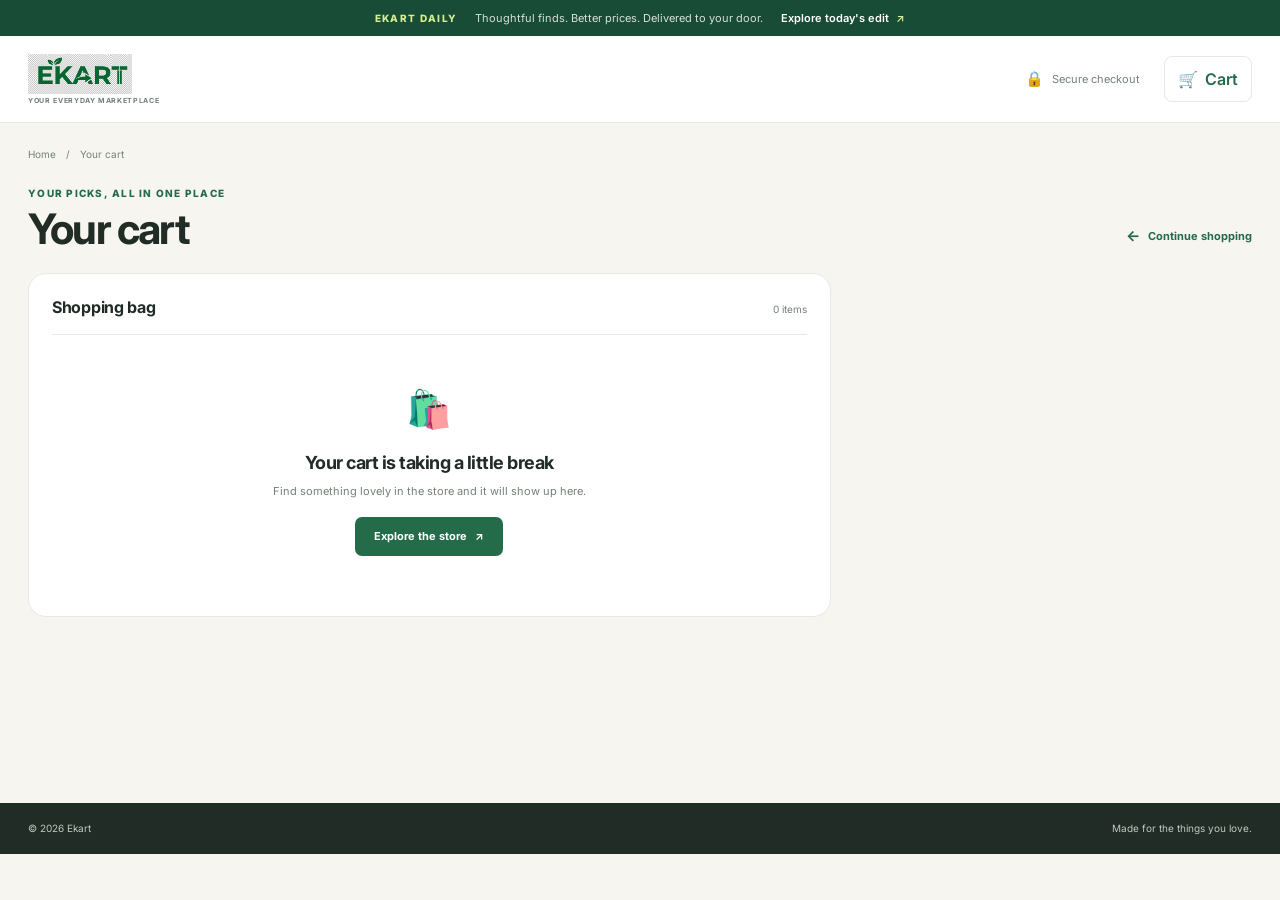
<file: cart.html>
<!DOCTYPE html>
<html lang="en">
<head>
    <meta charset="UTF-8">
    <meta name="viewport" content="width=device-width, initial-scale=1.0">
    <meta name="theme-color" content="#f6f5f0">
    <title>Your Cart | Ekart</title>
    <link rel="stylesheet" href="css/utilis.css">
    <link rel="stylesheet" href="css/style.css">
    <link rel="stylesheet" href="css/responsive.css">
    <link rel="preconnect" href="https://fonts.googleapis.com">
    <link rel="preconnect" href="https://fonts.gstatic.com" crossorigin>
    <link href="https://fonts.googleapis.com/css2?family=Inter:wght@400;500;600;700&display=swap" rel="stylesheet">
</head>
<body class="cart-page">
    <div class="announcement-bar">
        <span>EKART DAILY</span>
        <p>Thoughtful finds. Better prices. Delivered to your door.</p>
        <a href="index.html#deals">Explore today's edit <span aria-hidden="true">↗</span></a>
    </div>
    <header class="site-header">
        <div class="cart-topbar">
            <a class="brand" href="index.html" aria-label="Ekart home">
                <img src="EKART.png" alt="Ekart" class="brand-logo">
                <span class="brand-tagline">YOUR EVERYDAY MARKETPLACE</span>
            </a>
            <div class="cart-header-note"><span aria-hidden="true">🔒</span> Secure checkout</div>
            <a class="cart-btn" href="cart.html" aria-label="Cart">
                <span aria-hidden="true">🛒</span><span class="cart-label">Cart</span>
            </a>
        </div>
    </header>

    <main class="cart-main">
        <nav class="cart-breadcrumb" aria-label="Breadcrumb">
            <a href="index.html">Home</a><span aria-hidden="true">/</span><span aria-current="page">Your cart</span>
        </nav>
        <div class="cart-heading">
            <div>
                <p class="section-kicker">YOUR PICKS, ALL IN ONE PLACE</p>
                <h1>Your cart <span id="cart-item-count"></span></h1>
            </div>
            <a class="cart-continue-link" href="index.html#deals"><span aria-hidden="true">←</span> Continue shopping</a>
        </div>

        <div class="cart-layout">
            <section class="cart-items-panel" aria-label="Items in your cart">
                <div class="cart-panel-heading">
                    <h2>Shopping bag</h2>
                    <span id="cart-item-label"></span>
                </div>
                <div id="cart-items" class="cart-items"></div>
                <div id="cart-empty" class="cart-empty" hidden>
                    <div class="cart-empty-icon" aria-hidden="true">🛍️</div>
                    <h2>Your cart is taking a little break</h2>
                    <p>Find something lovely in the store and it will show up here.</p>
                    <a class="btn btn-primary" href="index.html#deals">Explore the store <span aria-hidden="true">↗</span></a>
                </div>
                <div id="cart-delivery-note" class="cart-delivery-note">
                    <span class="delivery-check" aria-hidden="true">✓</span>
                    <span>You're all set for <strong>free delivery</strong>.</span>
                </div>
            </section>

            <aside id="cart-summary" class="cart-summary" aria-label="Order summary">
                <h2>Order summary</h2>
                <p class="summary-caption">A little overview before checkout.</p>
                <div class="summary-lines">
                    <div><span>Subtotal</span><strong id="cart-subtotal">₹0</strong></div>
                    <div><span>Delivery</span><strong class="summary-free">FREE</strong></div>
                    <div><span>You save</span><strong id="cart-discount">—</strong></div>
                </div>
                <div class="summary-total"><span>Total</span><strong id="cart-total">₹0</strong></div>
                <p class="summary-tax-note">Inclusive of all applicable taxes</p>
                <a id="checkout-button" class="btn btn-primary checkout-button" href="checkout.html">
                    Continue to checkout <span aria-hidden="true">→</span>
                </a>
                <div class="summary-trust">
                    <span aria-hidden="true">🔒</span>
                    <p>Safe & secure checkout<br><small>Your payment details are always protected.</small></p>
                </div>
                <div class="payment-methods" aria-label="Accepted payment methods">
                    <span>UPI</span><span>VISA</span><span>RuPay</span><span>COD</span>
                </div>
            </aside>
        </div>
        <p id="cart-error" class="cart-error" role="alert" hidden></p>
    </main>

    <footer class="cart-footer">
        <span>© 2026 Ekart</span>
        <span>Made for the things you love.</span>
    </footer>
    <script src="js/cart-storage.js"></script>
    <script src="js/cart.js"></script>
</body>
</html>
</file>
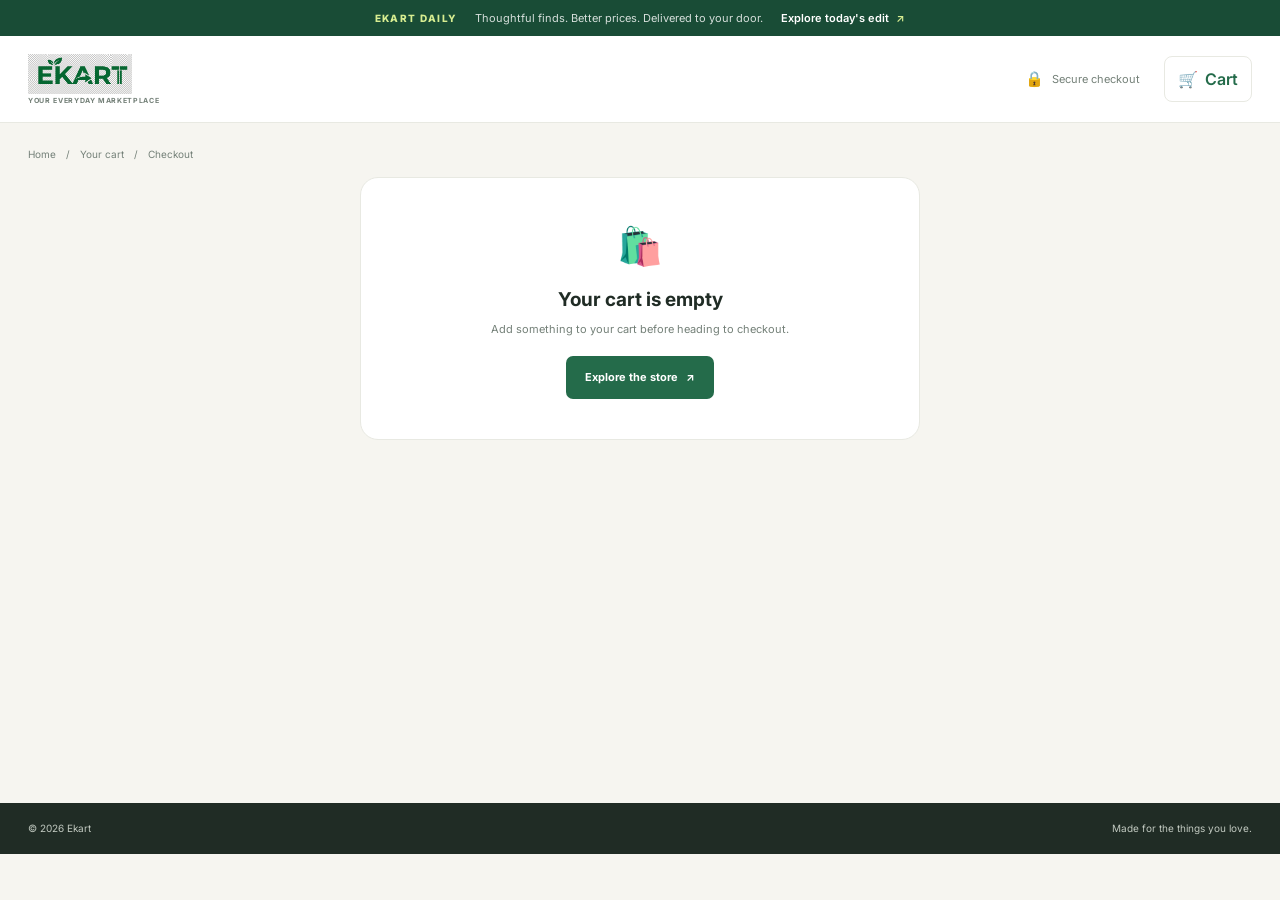
<file: checkout.html>
<!DOCTYPE html>
<html lang="en">
<head>
    <meta charset="UTF-8">
    <meta name="viewport" content="width=device-width, initial-scale=1.0">
    <meta name="theme-color" content="#f6f5f0">
    <title>Checkout | Ekart</title>
    <link rel="stylesheet" href="css/utilis.css">
    <link rel="stylesheet" href="css/style.css">
    <link rel="stylesheet" href="css/responsive.css">
    <link rel="preconnect" href="https://fonts.googleapis.com">
    <link rel="preconnect" href="https://fonts.gstatic.com" crossorigin>
    <link href="https://fonts.googleapis.com/css2?family=Inter:wght@400;500;600;700&display=swap" rel="stylesheet">
</head>
<body class="checkout-page">
    <div class="announcement-bar">
        <span>EKART DAILY</span>
        <p>Thoughtful finds. Better prices. Delivered to your door.</p>
        <a href="index.html#deals">Explore today's edit <span aria-hidden="true">↗</span></a>
    </div>
    <header class="site-header">
        <div class="cart-topbar">
            <a class="brand" href="index.html" aria-label="Ekart home">
                <img src="EKART.png" alt="Ekart" class="brand-logo">
                <span class="brand-tagline">YOUR EVERYDAY MARKETPLACE</span>
            </a>
            <div class="cart-header-note"><span aria-hidden="true">🔒</span> Secure checkout</div>
            <a class="cart-btn" href="cart.html" aria-label="Cart">
                <span aria-hidden="true">🛒</span><span class="cart-label">Cart</span>
            </a>
        </div>
    </header>

    <main class="checkout-main">
        <nav class="cart-breadcrumb" aria-label="Breadcrumb">
            <a href="index.html">Home</a><span aria-hidden="true">/</span>
            <a href="cart.html">Your cart</a><span aria-hidden="true">/</span>
            <span aria-current="page">Checkout</span>
        </nav>

        <ol class="checkout-progress" aria-label="Checkout progress">
            <li class="is-complete"><span>1</span> Cart</li>
            <li class="is-current" aria-current="step"><span>2</span> Delivery &amp; payment</li>
            <li><span>3</span> Confirmation</li>
        </ol>

        <div class="checkout-heading">
            <div>
                <p class="section-kicker">ALMOST YOURS</p>
                <h1>Checkout</h1>
                <p>Add your delivery details and choose how you'd like to pay.</p>
            </div>
            <a class="cart-continue-link" href="cart.html"><span aria-hidden="true">←</span> Back to cart</a>
        </div>

        <div id="checkout-empty" class="checkout-empty" hidden>
            <div class="cart-empty-icon" aria-hidden="true">🛍️</div>
            <h2>Your cart is empty</h2>
            <p>Add something to your cart before heading to checkout.</p>
            <a class="btn btn-primary" href="index.html#deals">Explore the store <span aria-hidden="true">↗</span></a>
        </div>

        <div id="checkout-layout" class="checkout-layout">
            <form id="checkout-form" class="checkout-form" novalidate>
                <section class="checkout-card" aria-labelledby="delivery-heading">
                    <div class="checkout-section-heading">
                        <span class="checkout-step-number">01</span>
                        <div>
                            <h2 id="delivery-heading">Delivery address</h2>
                            <p>Where should we bring your order?</p>
                        </div>
                    </div>
                    <div class="checkout-fields">
                        <label class="checkout-field checkout-field-wide">
                            <span>Full name</span>
                            <input name="fullName" type="text" autocomplete="name" placeholder="e.g. Aditi Sharma" required minlength="2" maxlength="80">
                            <small class="field-error" data-error-for="fullName"></small>
                        </label>
                        <label class="checkout-field">
                            <span>Mobile number</span>
                            <input name="phone" type="tel" autocomplete="tel" inputmode="numeric" placeholder="10-digit mobile number" required pattern="[6-9][0-9]{9}" maxlength="10">
                            <small class="field-error" data-error-for="phone"></small>
                        </label>
                        <label class="checkout-field">
                            <span>PIN code</span>
                            <input name="pincode" type="text" autocomplete="postal-code" inputmode="numeric" placeholder="6-digit PIN code" required pattern="[1-9][0-9]{5}" maxlength="6">
                            <small class="field-error" data-error-for="pincode"></small>
                        </label>
                        <label class="checkout-field checkout-field-wide">
                            <span>Flat, house no., building</span>
                            <input name="address" type="text" autocomplete="address-line1" placeholder="House / flat number and street" required minlength="5" maxlength="160">
                            <small class="field-error" data-error-for="address"></small>
                        </label>
                        <label class="checkout-field">
                            <span>City</span>
                            <input name="city" type="text" autocomplete="address-level2" placeholder="Your city" required minlength="2" maxlength="60">
                            <small class="field-error" data-error-for="city"></small>
                        </label>
                        <label class="checkout-field">
                            <span>State</span>
                            <input name="state" type="text" autocomplete="address-level1" placeholder="Your state" required minlength="2" maxlength="60">
                            <small class="field-error" data-error-for="state"></small>
                        </label>
                    </div>
                    <fieldset class="address-type">
                        <legend>Save address as</legend>
                        <label><input type="radio" name="addressType" value="Home" checked><span>Home</span></label>
                        <label><input type="radio" name="addressType" value="Work"><span>Work</span></label>
                    </fieldset>
                </section>

                <section class="checkout-card" aria-labelledby="payment-heading">
                    <div class="checkout-section-heading">
                        <span class="checkout-step-number">02</span>
                        <div>
                            <h2 id="payment-heading">Payment method</h2>
                            <p>Choose how you want to complete your demo order.</p>
                        </div>
                    </div>
                    <fieldset class="payment-options">
                        <legend class="visually-hidden">Choose a payment method</legend>
                        <label class="payment-option">
                            <input type="radio" name="paymentMethod" value="Cash on delivery" checked>
                            <span class="payment-option-icon" aria-hidden="true">₹</span>
                            <span class="payment-option-copy"><strong>Cash on delivery</strong><small>Pay when your order arrives</small></span>
                            <span class="payment-radio" aria-hidden="true"></span>
                        </label>
                        <label class="payment-option">
                            <input type="radio" name="paymentMethod" value="UPI at delivery">
                            <span class="payment-option-icon payment-option-upi" aria-hidden="true">UPI</span>
                            <span class="payment-option-copy"><strong>UPI at delivery</strong><small>Pay with your UPI app when it arrives</small></span>
                            <span class="payment-radio" aria-hidden="true"></span>
                        </label>
                    </fieldset>
                    <p class="checkout-demo-note"><span aria-hidden="true">ⓘ</span> This is a demo checkout. No payment details are collected or processed.</p>
                </section>

                <p id="checkout-error" class="cart-error checkout-error" role="alert" hidden></p>
                <button class="btn btn-primary place-order-button" type="submit">Place demo order <span aria-hidden="true">→</span></button>
                <p class="checkout-terms">Demo order only. No payment or real delivery is arranged.</p>
            </form>

            <aside id="checkout-summary" class="cart-summary checkout-summary" aria-label="Order summary">
                <div class="checkout-summary-heading">
                    <h2>Your order</h2>
                    <a href="cart.html">Edit cart</a>
                </div>
                <div id="checkout-items" class="checkout-items"></div>
                <div class="summary-lines">
                    <div><span>Subtotal</span><strong id="checkout-subtotal">₹0</strong></div>
                    <div><span>Delivery</span><strong class="summary-free">FREE</strong></div>
                    <div><span>You save</span><strong id="checkout-discount">—</strong></div>
                </div>
                <div class="summary-total"><span>Total</span><strong id="checkout-total">₹0</strong></div>
                <p class="summary-tax-note">Inclusive of all applicable taxes</p>
                <div class="summary-trust">
                    <span aria-hidden="true">🔒</span>
                    <p>Safe &amp; secure checkout<br><small>Your payment details are never stored.</small></p>
                </div>
            </aside>
        </div>

        <section id="order-confirmation" class="order-confirmation" aria-live="polite" hidden>
            <div class="confirmation-check" aria-hidden="true">✓</div>
            <p class="section-kicker">ORDER PLACED</p>
            <h2>Thanks for your order!</h2>
            <p class="confirmation-copy">Your demo order is confirmed. No payment was collected or processed.</p>
            <div class="confirmation-details">
                <div><span>Demo order number</span><strong id="confirmation-order-id"></strong></div>
                <div><span>Delivering to</span><strong id="confirmation-address"></strong></div>
                <div><span>Payment choice</span><strong id="confirmation-payment"></strong></div>
                <div><span>Order total</span><strong id="confirmation-total"></strong></div>
            </div>
            <a class="btn btn-primary" href="index.html">Continue shopping <span aria-hidden="true">↗</span></a>
        </section>
    </main>

    <footer class="cart-footer">
        <span>© 2026 Ekart</span>
        <span>Made for the things you love.</span>
    </footer>
    <script src="js/cart-storage.js"></script>
    <script src="js/checkout.js"></script>
</body>
</html>
</file>
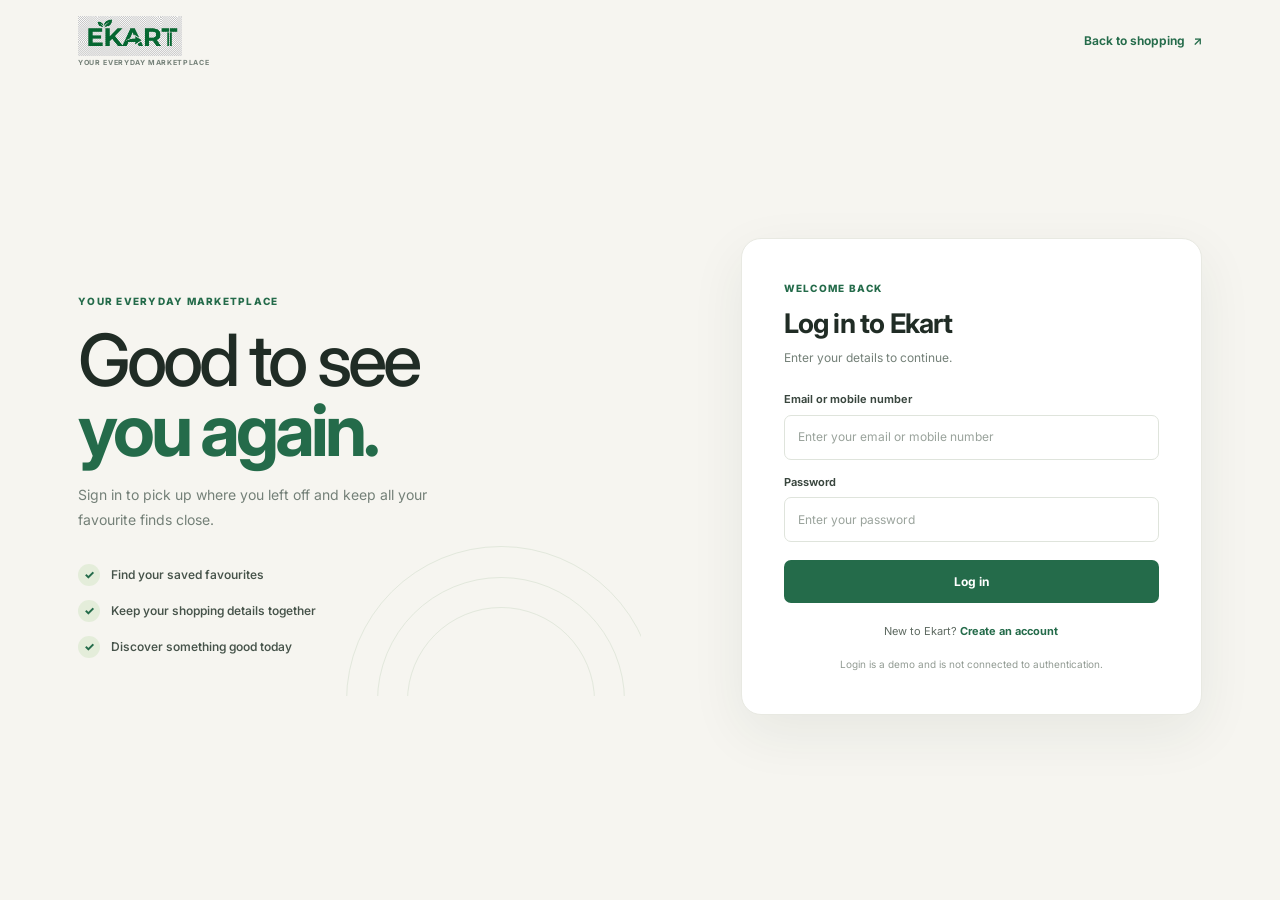
<file: login.html>
<!DOCTYPE html>
<html lang="en">
<head>
    <meta charset="UTF-8">
    <meta name="viewport" content="width=device-width, initial-scale=1.0">
    <meta name="theme-color" content="#f6f5f0">
    <title>Log in | Ekart</title>
    <link rel="stylesheet" href="css/utilis.css">
    <link rel="stylesheet" href="css/style.css">
    <link rel="stylesheet" href="css/responsive.css">
    <link rel="preconnect" href="https://fonts.googleapis.com">
    <link rel="preconnect" href="https://fonts.gstatic.com" crossorigin>
    <link href="https://fonts.googleapis.com/css2?family=Inter:wght@400;500;600;700&display=swap" rel="stylesheet">
</head>
<body class="signup-page">
    <header class="signup-header">
        <a class="brand" href="index.html" aria-label="Ekart home">
            <img src="EKART.png" alt="Ekart" class="brand-logo">
            <span class="brand-tagline">YOUR EVERYDAY MARKETPLACE</span>
        </a>
        <a class="signup-back-link" href="index.html">Back to shopping <span aria-hidden="true">↗</span></a>
    </header>

    <main class="signup-main">
        <section class="signup-promo" aria-label="Welcome back to Ekart">
            <p class="section-kicker">YOUR EVERYDAY MARKETPLACE</p>
            <h1>Good to see<br><strong>you again.</strong></h1>
            <p class="signup-promo-copy">Sign in to pick up where you left off and keep all your favourite finds close.</p>
            <div class="signup-perks">
                <p><span aria-hidden="true">✓</span> Find your saved favourites</p>
                <p><span aria-hidden="true">✓</span> Keep your shopping details together</p>
                <p><span aria-hidden="true">✓</span> Discover something good today</p>
            </div>
            <div class="signup-promo-orbit" aria-hidden="true"></div>
        </section>

        <section class="signup-card" aria-labelledby="login-heading">
            <p class="section-kicker">WELCOME BACK</p>
            <h2 id="login-heading">Log in to Ekart</h2>
            <p class="signup-intro">Enter your details to continue.</p>

            <form id="login-form" class="signup-form">
                <label class="signup-field" for="login-username">
                    <span>Email or mobile number</span>
                    <input id="login-username" name="username" type="text" placeholder="Enter your email or mobile number" autocomplete="username" required>
                </label>
                <label class="signup-field" for="login-password">
                    <span>Password</span>
                    <input id="login-password" name="password" type="password" placeholder="Enter your password" autocomplete="current-password" required>
                </label>
                <button class="btn btn-primary signup-submit" type="submit">Log in</button>
                <p id="login-message" class="signup-message" role="status" aria-live="polite"></p>
            </form>

            <p class="signup-login">New to Ekart? <a href="signup.html">Create an account</a></p>
            <p class="signup-demo-note">Login is a demo and is not connected to authentication.</p>
        </section>
    </main>

    <script src="js/login.js"></script>
</body>
</html>
</file>
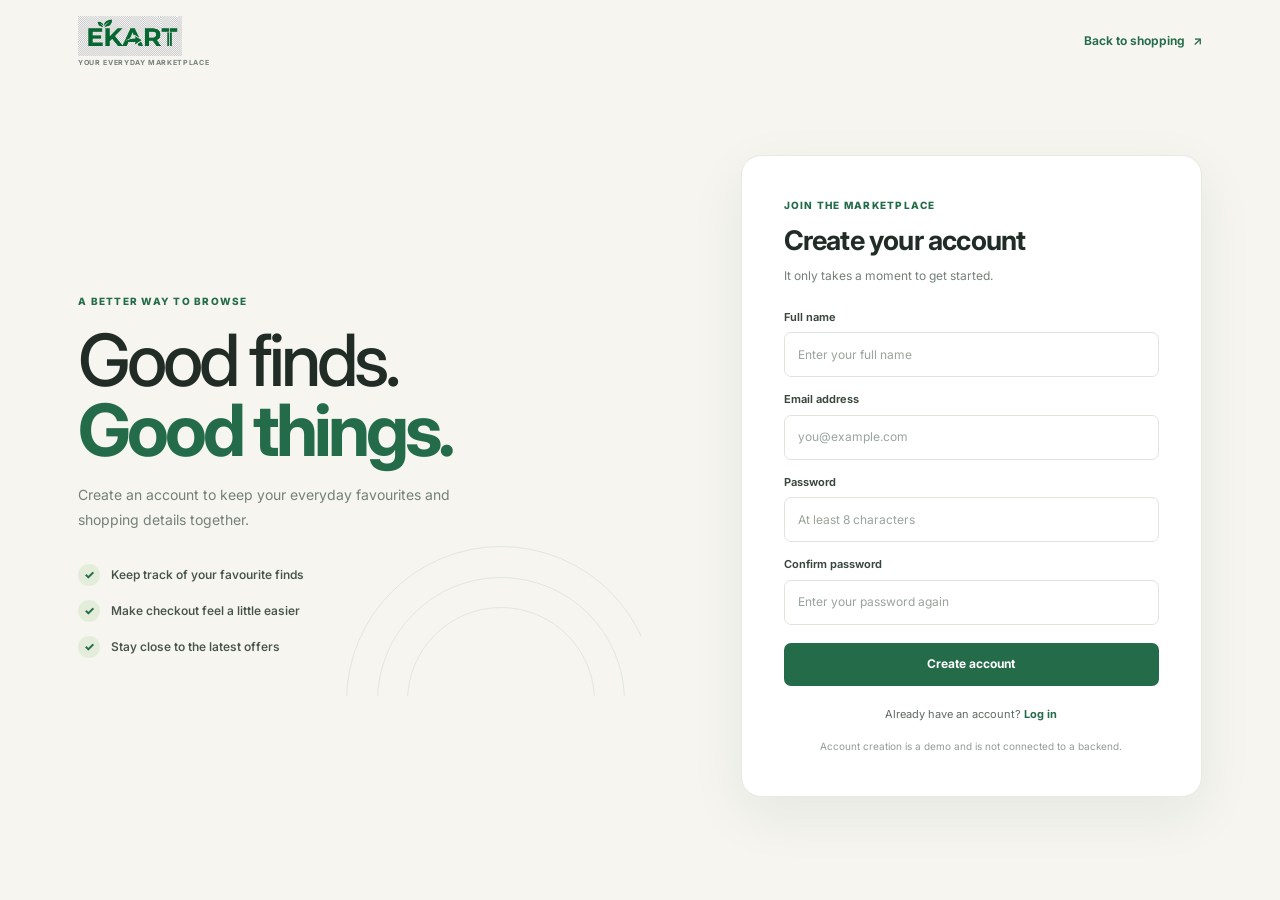
<file: signup.html>
<!DOCTYPE html>
<html lang="en">
<head>
    <meta charset="UTF-8">
    <meta name="viewport" content="width=device-width, initial-scale=1.0">
    <meta name="theme-color" content="#f6f5f0">
    <title>Create your account | Ekart</title>
    <link rel="stylesheet" href="css/utilis.css">
    <link rel="stylesheet" href="css/style.css">
    <link rel="stylesheet" href="css/responsive.css">
    <link rel="preconnect" href="https://fonts.googleapis.com">
    <link rel="preconnect" href="https://fonts.gstatic.com" crossorigin>
    <link href="https://fonts.googleapis.com/css2?family=Inter:wght@400;500;600;700&display=swap" rel="stylesheet">
</head>
<body class="signup-page">
    <header class="signup-header">
        <a class="brand" href="index.html" aria-label="Ekart home">
            <img src="EKART.png" alt="Ekart" class="brand-logo">
            <span class="brand-tagline">YOUR EVERYDAY MARKETPLACE</span>
        </a>
        <a class="signup-back-link" href="index.html">Back to shopping <span aria-hidden="true">↗</span></a>
    </header>

    <main class="signup-main">
        <section class="signup-promo" aria-label="Why shop with Ekart">
            <p class="section-kicker">A BETTER WAY TO BROWSE</p>
            <h1>Good finds.<br><strong>Good things.</strong></h1>
            <p class="signup-promo-copy">Create an account to keep your everyday favourites and shopping details together.</p>
            <div class="signup-perks">
                <p><span aria-hidden="true">✓</span> Keep track of your favourite finds</p>
                <p><span aria-hidden="true">✓</span> Make checkout feel a little easier</p>
                <p><span aria-hidden="true">✓</span> Stay close to the latest offers</p>
            </div>
            <div class="signup-promo-orbit" aria-hidden="true"></div>
        </section>

        <section class="signup-card" aria-labelledby="signup-heading">
            <p class="section-kicker">JOIN THE MARKETPLACE</p>
            <h2 id="signup-heading">Create your account</h2>
            <p class="signup-intro">It only takes a moment to get started.</p>

            <form id="signup-form" class="signup-form">
                <label class="signup-field" for="signup-name">
                    <span>Full name</span>
                    <input id="signup-name" name="name" type="text" placeholder="Enter your full name" autocomplete="name" required>
                </label>
                <label class="signup-field" for="signup-email">
                    <span>Email address</span>
                    <input id="signup-email" name="email" type="email" placeholder="you@example.com" autocomplete="email" required>
                </label>
                <label class="signup-field" for="signup-password">
                    <span>Password</span>
                    <input id="signup-password" name="password" type="password" placeholder="At least 8 characters" autocomplete="new-password" minlength="8" required>
                </label>
                <label class="signup-field" for="signup-confirm-password">
                    <span>Confirm password</span>
                    <input id="signup-confirm-password" name="confirmPassword" type="password" placeholder="Enter your password again" autocomplete="new-password" required>
                </label>
                <button class="btn btn-primary signup-submit" type="submit">Create account</button>
                <p id="signup-message" class="signup-message" role="status" aria-live="polite"></p>
            </form>

            <p class="signup-login">Already have an account? <a href="login.html">Log in</a></p>
            <p class="signup-demo-note">Account creation is a demo and is not connected to a backend.</p>
        </section>
    </main>

    <script src="js/signup.js"></script>
</body>
</html>
</file>
<file: css/utilis.css>
﻿/* Utility classes for the Flipkart clone project */

.text-center {
    text-align: center;
}

.mb-24 {
    margin-bottom: 24px;
}

.mt-24 {
    margin-top: 24px;
}

.hidden {
    display: none;
}
</file>
<file: css/style.css>
:root {
    --ink: #202c25;
    --muted: #748078;
    --paper: #f6f5f0;
    --surface: #fff;
    --line: #e8e9e2;
    --green: #246b4a;
    --green-dark: #194c36;
    --lime: #d7ed91;
    --orange: #e8784c;
    --radius: 18px;
}

* { box-sizing: border-box; margin: 0; padding: 0; }
html { scroll-behavior: smooth; }
body {
    min-width: 320px;
    background: var(--paper);
    color: var(--ink);
    font: 14px/1.5 'Inter', sans-serif;
}
button, input { font: inherit; }
button, a { -webkit-tap-highlight-color: transparent; }
a { color: inherit; text-decoration: none; }
button { color: inherit; }

.announcement-bar {
    min-height: 36px;
    display: flex;
    align-items: center;
    justify-content: center;
    gap: 18px;
    padding: 6px 20px;
    background: var(--green-dark);
    color: #fff;
    font-size: 11px;
}
.announcement-bar > span { color: var(--lime); font-size: 10px; font-weight: 800; letter-spacing: 1.3px; }
.announcement-bar p { color: rgba(255,255,255,.82); }
.announcement-bar a { font-weight: 600; }
.announcement-bar a span { margin-left: 4px; color: var(--lime); }

.site-header {
    position: relative;
    z-index: 5;
    background: var(--surface);
    border-bottom: 1px solid var(--line);
}
.topbar {
    min-height: 86px;
    display: flex;
    align-items: center;
    gap: clamp(18px, 3vw, 44px);
    max-width: 1320px;
    margin: auto;
    padding: 14px 28px;
}
.brand {
    flex: 0 0 148px;
    display: flex;
    flex-direction: column;
    align-items: flex-start;
    gap: 3px;
    line-height: 1;
}
.brand-logo { width: 104px; height: auto; }
.brand-tagline { color: var(--muted); font-size: 7px; font-weight: 700; letter-spacing: .65px; white-space: nowrap; }
.search-bar {
    height: 46px;
    flex: 1;
    max-width: 590px;
    display: flex;
    align-items: center;
    background: #f4f5f1;
    border: 1px solid transparent;
    border-radius: 9px;
    transition: border-color .2s, background .2s;
}
.search-bar:focus-within { background: #fff; border-color: #a5c1ae; }
.search-icon { padding-left: 15px; color: var(--green); font-size: 23px; line-height: 1; }
.search-bar input { min-width: 0; height: 100%; flex: 1; padding: 0 12px; border: 0; outline: 0; background: transparent; font-size: 12px; }
.search-bar input::placeholder { color: #8a928b; }
.search-bar button {
    height: 34px;
    margin-right: 5px;
    padding: 0 15px;
    border: 0;
    border-radius: 6px;
    background: var(--green);
    color: #fff;
    font-size: 11px;
    font-weight: 700;
    cursor: pointer;
}
.top-actions { margin-left: auto; display: flex; align-items: center; gap: 22px; white-space: nowrap; }
.text-btn, .cart-btn { border: 0; background: transparent; font-size: 12px; font-weight: 600; cursor: pointer; }
.top-actions .text-btn:first-child { padding: 10px 18px; border: 1px solid var(--line); border-radius: 7px; }
.text-btn:hover, .cart-btn:hover { color: var(--green); }
.cart-btn { display: flex; align-items: center; gap: 7px; }
.cart-btn span { font-size: 16px; }

.main-nav {
    min-height: 45px;
    display: flex;
    align-items: stretch;
    justify-content: center;
    gap: clamp(22px, 3.2vw, 46px);
    overflow-x: auto;
    padding: 0 24px;
    border-top: 1px solid #f1f1ec;
    scrollbar-width: none;
}
.main-nav::-webkit-scrollbar { display: none; }
.nav-chip {
    position: relative;
    flex: 0 0 auto;
    border: 0;
    background: transparent;
    color: #657068;
    font-size: 11px;
    font-weight: 600;
    cursor: pointer;
}
.nav-chip:hover, .nav-chip.active { color: var(--green); }
.nav-chip.active::after { position: absolute; right: 0; bottom: 0; left: 0; height: 2px; background: var(--green); content: ''; }

main { max-width: 1320px; margin: auto; padding: 26px 28px 44px; }
.category-strip {
    display: grid;
    grid-template-columns: repeat(6, 1fr);
    min-height: 124px;
    margin-bottom: 22px;
    overflow: hidden;
    border: 1px solid var(--line);
    border-radius: var(--radius);
    background: var(--surface);
}
.category-card {
    display: flex;
    flex-direction: column;
    justify-content: center;
    align-items: center;
    gap: 8px;
    color: #39463e;
    cursor: pointer;
    font-size: 11px;
    font-weight: 600;
    text-align: center;
    transition: color .2s, background .2s;
}
.category-card:hover { background: #f7f9f4; color: var(--green); }
.category-card img { width: 49px; height: 49px; object-fit: contain; }

.hero-section {
    min-height: 354px;
    display: grid;
    grid-template-columns: 1.12fr .88fr;
    overflow: hidden;
    margin-bottom: 30px;
    border-radius: 24px;
    background: #e9eee4;
}
.hero-copy { align-self: center; padding: 48px clamp(30px, 6.5vw, 86px); }
.eyebrow, .section-kicker { color: var(--green); font-size: 10px; font-weight: 800; letter-spacing: 1.25px; }
.hero-copy h1 { margin: 13px 0 13px; font-size: clamp(40px, 5.2vw, 68px); font-weight: 500; line-height: .99; letter-spacing: -3.5px; }
.hero-copy h1 strong { color: var(--green); font-weight: 700; }
.hero-copy p { max-width: 420px; color: #657068; font-size: 13px; line-height: 1.75; }
.hero-actions { display: flex; flex-wrap: wrap; gap: 10px; margin-top: 25px; }
.btn { min-height: 43px; display: inline-flex; align-items: center; justify-content: center; gap: 8px; padding: 0 19px; border-radius: 7px; font-size: 11px; font-weight: 700; }
.btn-primary { background: var(--green); color: #fff; transition: background .2s, transform .2s; }
.btn-primary:hover { transform: translateY(-1px); background: var(--green-dark); }
.btn-outline { border: 1px solid #cbd4c8; background: rgba(255,255,255,.6); color: var(--ink); }
.hero-banner {
    position: relative;
    overflow: hidden;
    display: flex;
    flex-direction: column;
    justify-content: center;
    padding: 42px clamp(28px, 5vw, 68px);
    background: var(--green);
    color: #fff;
}
.hero-banner::before, .hero-banner::after { position: absolute; border: 1px solid rgba(255,255,255,.15); border-radius: 50%; content: ''; }
.hero-banner::before { width: 390px; height: 390px; right: -135px; top: -156px; }
.hero-banner::after { width: 290px; height: 290px; right: -81px; top: -105px; }
.banner-note { position: relative; z-index: 1; color: var(--lime); font-size: 9px; font-weight: 800; letter-spacing: 1.2px; }
.sale-label { position: relative; z-index: 1; margin-top: 13px; font-size: 30px; line-height: 1.05; }
.sale-label strong { color: var(--lime); font-size: clamp(34px, 4vw, 50px); }
.sale-offer { position: relative; z-index: 1; display: flex; align-items: center; gap: 9px; margin: 16px 0 7px; }
.sale-offer span { font-size: 10px; font-weight: 700; letter-spacing: .6px; }
.sale-offer b { font-size: 66px; line-height: .82; letter-spacing: -4px; }
.hero-banner > p { position: relative; z-index: 1; max-width: 250px; color: rgba(255,255,255,.78); font-size: 11px; }
.banner-badges { position: relative; z-index: 1; display: flex; flex-wrap: wrap; gap: 7px; margin-top: 17px; }
.banner-badges span { padding: 6px 9px; border: 1px solid rgba(255,255,255,.27); border-radius: 30px; color: #fff; font-size: 9px; }

.product-section { margin-bottom: 30px; padding: 24px; border: 1px solid var(--line); border-radius: var(--radius); background: var(--surface); }
.section-header { display: flex; align-items: center; justify-content: space-between; gap: 16px; margin-bottom: 20px; }
.section-header h2 { margin: 5px 0 3px; font-size: 22px; font-weight: 650; letter-spacing: -.7px; }
.section-header p:not(.section-kicker) { color: var(--muted); font-size: 11px; }
.link-secondary { flex: 0 0 auto; display: inline-flex; align-items: center; padding: 9px 13px; border: 1px solid var(--line); border-radius: 7px; background: #fff; color: var(--green); font-size: 10px; font-weight: 700; transition: background .2s; }
.link-secondary:hover { background: #f4f7f1; }
.link-secondary span { margin-left: 6px; font-size: 15px; }
.grid-cards { display: grid; grid-template-columns: repeat(4, minmax(0, 1fr)); gap: 14px; }
.product-card {
    position: relative;
    display: flex;
    flex-direction: column;
    min-width: 0;
    overflow: hidden;
    border: 1px solid #eceee8;
    border-radius: 12px;
    background: #fff;
    cursor: pointer;
    transition: transform .2s, border-color .2s, box-shadow .2s;
}
.product-card:hover { z-index: 1; transform: translateY(-3px); border-color: #d4ded2; box-shadow: 0 10px 26px rgba(31,56,39,.09); }
.product-card > img { width: 100%; aspect-ratio: 1.2/1; object-fit: contain; padding: 16px; background: #f8f8f5; }
.offer-pill { position: absolute; top: 10px; left: 10px; z-index: 2; padding: 5px 8px; border-radius: 4px; background: var(--lime); color: #34472d; font-size: 9px; font-weight: 800; }
.card-content { display: flex; flex: 1; flex-direction: column; gap: 5px; padding: 12px 13px 14px; }
.card-category { color: var(--muted); font-size: 9px; font-weight: 600; letter-spacing: .3px; text-transform: uppercase; }
.card-content h3 { overflow: hidden; font-size: 12px; font-weight: 650; line-height: 1.4; white-space: nowrap; text-overflow: ellipsis; }
.price-row { display: flex; align-items: center; gap: 8px; margin-top: auto; padding-top: 7px; }
.price { font-size: 15px; font-weight: 750; }
.discount { color: var(--green); font-size: 10px; font-weight: 700; }
.card-meta { overflow: hidden; color: var(--muted); font-size: 10px; white-space: nowrap; text-overflow: ellipsis; }
.search-empty-state { margin: -15px 0 28px; padding: 25px; border: 1px dashed #d9ded5; border-radius: 12px; color: var(--muted); text-align: center; }

.feature-banner { display: grid; grid-template-columns: 1.2fr .8fr; gap: 16px; margin-bottom: 30px; }
.feature-card { min-height: 190px; padding: 28px 32px; border-radius: var(--radius); }
.feature-card h2 { margin: 6px 0 8px; font-size: 25px; letter-spacing: -.8px; }
.plus-card { border: 1px solid #e9e4d5; background: #f1eddf; }
.plus-card > p:not(.section-kicker) { max-width: 420px; color: #68685d; font-size: 12px; }
.plus-card .link-secondary { display: inline-flex; margin-top: 16px; }
.bank-card { position: relative; overflow: hidden; background: #e5efcf; color: var(--ink); }
.bank-card::after { position: absolute; right: 22px; bottom: -55px; color: rgba(36,107,74,.12); content: '₹'; font-size: 170px; font-weight: 700; }
.bank-card h2 { color: var(--green-dark); font-size: 29px; }
.bank-card > span { display: block; color: #657068; font-size: 11px; }
.btn-light { position: relative; z-index: 1; min-height: 35px; margin-top: 16px; padding: 0 14px; background: var(--green); color: #fff; font-size: 10px; }

.footer { padding: 38px max(28px, calc((100% - 1264px) / 2)); background: #202c25; color: #fff; }
.footer-grid { display: grid; grid-template-columns: repeat(3, 1fr) 1.7fr; gap: 32px; padding-bottom: 27px; border-bottom: 1px solid rgba(255,255,255,.16); }
.footer h3 { margin-bottom: 10px; color: #aab5a9; font-size: 9px; font-weight: 700; letter-spacing: 1px; }
.footer a, .footer p { display: block; color: rgba(255,255,255,.86); font-size: 10px; line-height: 2; }
.footer a:hover { color: var(--lime); }
.footer-address { padding-left: 26px; border-left: 1px solid rgba(255,255,255,.16); }
.footer-bottom { display: flex; justify-content: space-between; gap: 20px; padding-top: 16px; color: #c1c9c0; font-size: 10px; }

.interactive-panel {
    position: fixed;
    z-index: 30;
    top: 50%;
    left: 50%;
    width: min(430px, calc(100vw - 32px));
    max-height: min(80vh, 600px);
    overflow: auto;
    transform: translate(-50%, -50%);
    padding: 30px;
    border: 1px solid var(--line);
    border-radius: 18px;
    background: #fff;
    box-shadow: 0 20px 70px rgba(15,23,42,.24);
}
.interactive-panel::before { position: fixed; z-index: -1; inset: 0; background: rgba(24,39,30,.48); content: ''; }
.interactive-panel h2 { margin-bottom: 12px; }
.interactive-panel p { color: var(--muted); line-height: 1.5; }
.panel-close { position: absolute; top: 12px; right: 14px; border: 0; background: transparent; color: #4b554d; font-size: 1.8rem; cursor: pointer; }
.interactive-panel ul { display: grid; gap: 12px; margin-top: 20px; list-style: none; }
.interactive-panel li { display: flex; justify-content: space-between; gap: 16px; padding-bottom: 12px; border-bottom: 1px solid var(--line); }

.product-detail { width: min(760px, calc(100vw - 32px)); display: grid; grid-template-columns: minmax(180px, .85fr) 1.15fr; gap: 28px; }
.product-detail-image { width: 100%; aspect-ratio: 1; object-fit: cover; border-radius: 12px; background: #f3f4f0; }
.product-detail-category { margin-bottom: 8px; color: var(--green) !important; font-weight: 700; }
.product-detail-price { margin: 14px 0 8px; color: var(--ink) !important; font-size: 1.6rem; }
.product-detail-discount { color: var(--green) !important; font-weight: 700; }
.product-detail-meta { margin-top: 14px; padding-top: 14px; border-top: 1px solid var(--line); }
.detail-add-button { width: 100%; margin-top: 22px; border: 0; cursor: pointer; }
.site-toast { position: fixed; right: 24px; bottom: 24px; z-index: 40; max-width: min(360px, calc(100vw - 48px)); padding: 14px 18px; border-radius: 10px; background: var(--ink); color: #fff; box-shadow: 0 12px 30px rgba(0,0,0,.2); opacity: 0; transform: translateY(12px); pointer-events: none; transition: opacity .2s, transform .2s; }
.site-toast.is-visible { opacity: 1; transform: translateY(0); }
.product-card:focus-visible, .category-card:focus-visible, button:focus-visible, a:focus-visible { outline: 3px solid #9bbd72; outline-offset: 3px; }

@media (max-width: 900px) {
    .topbar { gap: 16px; padding-right: 20px; padding-left: 20px; }
    .brand { flex-basis: 124px; }
    .top-actions { gap: 14px; }
    .main-nav { justify-content: flex-start; }
    main { padding-right: 20px; padding-left: 20px; }
    .category-strip { grid-template-columns: repeat(3, 1fr); }
    .category-card { min-height: 104px; }
    .hero-section, .feature-banner { grid-template-columns: 1fr; }
    .hero-copy { padding: 42px 8%; }
    .hero-banner { min-height: 270px; }
    .footer-grid { grid-template-columns: repeat(2, 1fr); }
    .footer-address { padding: 0; border: 0; }
}

@media (max-width: 700px) and (min-width: 601px) {
    .topbar { gap: 10px; padding-right: 14px; padding-left: 14px; }
    .brand { flex-basis: 108px; }
    .top-actions { gap: 9px; }
    .top-actions .text-btn:first-child { padding: 8px 10px; }
}

@media (max-width: 600px) {
    .announcement-bar { gap: 8px; min-height: 34px; padding: 6px 10px; font-size: 9px; }
    .announcement-bar > span { font-size: 8px; }
    .announcement-bar p { display: none; }
    .topbar { flex-wrap: wrap; gap: 12px; padding: 13px 16px; }
    .brand { flex-basis: auto; }
    .brand-logo { width: 95px; }
    .brand-tagline { font-size: 6px; }
    .top-actions { margin-left: auto; gap: 14px; }
    .top-actions .text-btn:nth-child(2) { display: none; }
    .top-actions .text-btn:first-child { padding: 8px 12px; }
    .cart-btn { font-size: 0; }
    .cart-btn span { font-size: 17px; }
    .search-bar { order: 3; flex-basis: 100%; max-width: none; }
    .main-nav { gap: 23px; min-height: 42px; padding: 0 16px; }
    main { padding: 14px 12px 28px; }
    .category-strip { min-height: 0; margin-bottom: 14px; border-radius: 13px; }
    .category-card { min-height: 91px; gap: 5px; font-size: 9px; }
    .category-card img { width: 38px; height: 38px; }
    .hero-section { margin-bottom: 18px; border-radius: 16px; }
    .hero-copy { padding: 32px 24px; }
    .hero-copy h1 { font-size: clamp(42px, 12vw, 58px); letter-spacing: -2.5px; }
    .hero-copy p { font-size: 12px; }
    .hero-actions { margin-top: 19px; }
    .hero-banner { min-height: 252px; padding: 30px 26px; }
    .sale-label { font-size: 27px; }
    .sale-offer b { font-size: 58px; }
    .product-section { margin-bottom: 18px; padding: 17px 12px; border-radius: 14px; }
    .section-header { align-items: flex-end; margin-bottom: 14px; }
    .section-header h2 { font-size: 17px; }
    .section-header p:not(.section-kicker) { max-width: 220px; font-size: 10px; }
    .section-kicker { font-size: 9px; }
    .link-secondary { padding: 8px 9px; font-size: 9px; }
    .grid-cards { grid-template-columns: repeat(2, minmax(0, 1fr)); gap: 9px; }
    .product-card { border-radius: 9px; }
    .product-card > img { padding: 8px; }
    .offer-pill { top: 7px; left: 7px; padding: 4px 6px; font-size: 8px; }
    .card-content { gap: 4px; padding: 9px 8px 10px; }
    .card-content h3 { font-size: 11px; }
    .price-row { gap: 5px; }
    .price { font-size: 13px; }
    .discount, .card-meta { font-size: 9px; }
    .feature-banner { gap: 11px; margin-bottom: 18px; }
    .feature-card { min-height: 0; padding: 23px; border-radius: 14px; }
    .feature-card h2 { font-size: 22px; }
    .footer { padding: 29px 20px; }
    .footer-grid { gap: 22px; }
    .footer-bottom { flex-direction: column; gap: 4px; }
    .product-detail { grid-template-columns: 1fr; gap: 18px; }
    .product-detail-image { max-height: 220px; }
}

@media (prefers-reduced-motion: reduce) {
    *, *::before, *::after { scroll-behavior: auto !important; transition-duration: .01ms !important; }
}

[hidden] { display: none !important; }

.signup-page { min-height: 100vh; }
.signup-header {
    min-height: 82px;
    display: flex;
    align-items: center;
    justify-content: space-between;
    gap: 20px;
    max-width: 1180px;
    margin: auto;
    padding: 14px 28px;
}
.signup-back-link { color: var(--green); font-size: 12px; font-weight: 650; }
.signup-back-link span { margin-left: 5px; }
.signup-main {
    max-width: 1180px;
    min-height: calc(100vh - 82px);
    display: grid;
    grid-template-columns: minmax(0, 1fr) minmax(360px, .82fr);
    align-items: center;
    gap: clamp(38px, 8vw, 100px);
    margin: auto;
    padding: 38px 28px 68px;
}
.signup-promo { position: relative; overflow: hidden; padding: 38px 0; }
.signup-promo h1 { position: relative; z-index: 1; margin: 16px 0; font-size: clamp(46px, 6vw, 72px); font-weight: 500; line-height: .98; letter-spacing: -4px; }
.signup-promo h1 strong { color: var(--green); font-weight: 700; }
.signup-promo-copy { position: relative; z-index: 1; max-width: 410px; color: var(--muted); font-size: 14px; line-height: 1.8; }
.signup-perks { position: relative; z-index: 1; display: grid; gap: 14px; margin-top: 32px; color: #46534a; font-size: 12px; font-weight: 550; }
.signup-perks span { display: inline-grid; width: 22px; height: 22px; place-items: center; margin-right: 8px; border-radius: 50%; background: #e4edda; color: var(--green); font-weight: 800; }
.signup-promo-orbit { position: absolute; right: -15px; bottom: -160px; width: 310px; height: 310px; border: 1px solid #e2e8dc; border-radius: 50%; }
.signup-promo-orbit::before, .signup-promo-orbit::after { position: absolute; border: 1px solid #e2e8dc; border-radius: 50%; content: ''; }
.signup-promo-orbit::before { inset: 30px; }
.signup-promo-orbit::after { inset: 60px; }
.signup-card { padding: clamp(26px, 4vw, 42px); border: 1px solid var(--line); border-radius: 20px; background: var(--surface); box-shadow: 0 18px 55px rgba(31,56,39,.07); }
.signup-card h2 { margin-top: 8px; font-size: 27px; letter-spacing: -.8px; }
.signup-intro { margin-top: 5px; color: var(--muted); font-size: 12px; }
.signup-form { display: grid; gap: 14px; margin-top: 24px; }
.signup-field { display: grid; gap: 7px; color: #39463e; font-size: 11px; font-weight: 650; }
.signup-field input { width: 100%; min-height: 45px; padding: 0 13px; border: 1px solid #dfe4dc; border-radius: 7px; outline: 0; background: #fff; color: var(--ink); font-size: 12px; transition: border-color .2s, box-shadow .2s; }
.signup-field input::placeholder { color: #9aa39c; font-weight: 400; }
.signup-field input:focus { border-color: #8fb39a; box-shadow: 0 0 0 3px rgba(36,107,74,.1); }
.signup-submit { width: 100%; margin-top: 4px; border: 0; cursor: pointer; font-size: 12px; }
.signup-message { display: none; padding: 11px 12px; border-radius: 7px; background: #edf4e8; color: var(--green-dark); font-size: 11px; line-height: 1.5; }
.signup-message.is-visible { display: block; }
.signup-login { margin-top: 20px; color: #5e6a61; font-size: 11px; text-align: center; }
.signup-login a { color: var(--green); font-weight: 700; }
.signup-login a:hover, .signup-back-link:hover { text-decoration: underline; }
.signup-demo-note { margin-top: 17px; color: #929b93; font-size: 10px; text-align: center; }

@media (max-width: 760px) {
    .signup-header { min-height: 72px; padding: 12px 20px; }
    .signup-main { min-height: 0; grid-template-columns: 1fr; gap: 10px; padding: 22px 20px 48px; }
    .signup-promo { padding: 20px 0 25px; }
    .signup-promo h1 { font-size: clamp(43px, 10vw, 60px); letter-spacing: -3px; }
    .signup-promo-copy { max-width: 470px; }
    .signup-perks { grid-template-columns: repeat(3, 1fr); gap: 10px; margin-top: 22px; font-size: 10px; }
    .signup-perks span { margin-right: 4px; }
    .signup-promo-orbit { right: -100px; bottom: -180px; }
    .signup-card { width: min(100%, 520px); justify-self: center; }
}

@media (max-width: 480px) {
    .signup-header { padding: 12px 16px; }
    .signup-back-link { font-size: 10px; }
    .signup-main { padding: 12px 16px 32px; }
    .signup-promo { padding: 16px 0 20px; }
    .signup-promo h1 { font-size: 46px; }
    .signup-promo-copy { font-size: 12px; }
    .signup-perks { grid-template-columns: 1fr; gap: 8px; margin-top: 17px; }
    .signup-card { padding: 25px 20px; border-radius: 15px; }
    .signup-card h2 { font-size: 23px; }
}

.cart-topbar {
    min-height: 86px;
    max-width: 1320px;
    display: flex;
    align-items: center;
    gap: 24px;
    margin: auto;
    padding: 14px 28px;
}
.cart-topbar .brand { margin-right: auto; }
.cart-header-note { display: flex; align-items: center; gap: 8px; color: var(--muted); font-size: 11px; }
.cart-header-note span { font-size: 15px; }
.cart-topbar .cart-btn { padding: 10px 13px; border: 1px solid var(--line); border-radius: 8px; color: var(--green); }
.cart-main { min-height: calc(100vh - 220px); padding-top: 24px; padding-bottom: 54px; }
.cart-breadcrumb { display: flex; align-items: center; gap: 10px; color: var(--muted); font-size: 10px; }
.cart-breadcrumb a:hover, .cart-continue-link:hover { color: var(--green); }
.cart-heading { display: flex; align-items: flex-end; justify-content: space-between; gap: 20px; margin: 24px 0 21px; }
.cart-heading h1 { margin-top: 5px; font-size: clamp(30px, 4vw, 42px); line-height: 1.1; letter-spacing: -1.8px; }
.cart-heading h1 span { color: var(--muted); font-size: .48em; font-weight: 500; letter-spacing: 0; vertical-align: middle; }
.cart-continue-link { display: inline-flex; align-items: center; gap: 8px; padding-bottom: 5px; color: var(--green); font-size: 11px; font-weight: 700; }
.cart-continue-link span { font-size: 15px; }
.cart-layout { display: grid; grid-template-columns: minmax(0, 1.7fr) minmax(280px, .85fr); align-items: start; gap: 20px; }
.cart-items-panel, .cart-summary { border: 1px solid var(--line); border-radius: var(--radius); background: var(--surface); }
.cart-items-panel { min-width: 0; padding: 21px 23px; }
.cart-panel-heading { display: flex; align-items: baseline; justify-content: space-between; gap: 12px; padding-bottom: 15px; border-bottom: 1px solid var(--line); }
.cart-panel-heading h2, .cart-summary h2 { font-size: 16px; font-weight: 700; letter-spacing: -.3px; }
.cart-panel-heading > span { color: var(--muted); font-size: 10px; }
.cart-item { display: grid; grid-template-columns: 128px minmax(0, 1fr) auto; gap: 17px; padding: 19px 0; border-bottom: 1px solid var(--line); }
.cart-item-image { width: 128px; height: 128px; border-radius: 10px; background: #f7f7f3; object-fit: contain; }
.cart-item-details { min-width: 0; display: flex; flex-direction: column; align-items: flex-start; }
.cart-item-category { color: var(--muted); font-size: 9px; font-weight: 700; letter-spacing: .7px; text-transform: uppercase; }
.cart-item-details h3 { margin-top: 4px; font-size: 13px; font-weight: 650; line-height: 1.4; }
.cart-item-meta { overflow: hidden; max-width: 100%; margin-top: 4px; color: var(--muted); font-size: 10px; text-overflow: ellipsis; white-space: nowrap; }
.cart-item-delivery { margin-top: 8px; color: #627265; font-size: 10px; }
.cart-item-delivery span { margin-right: 4px; color: var(--green); font-weight: 800; }
.cart-item-controls { display: flex; align-items: center; gap: 14px; margin-top: auto; padding-top: 12px; }
.quantity-control { display: inline-flex; align-items: center; gap: 12px; min-height: 31px; padding: 0 6px; border: 1px solid var(--line); border-radius: 6px; }
.quantity-control button { width: 22px; height: 26px; border: 0; background: transparent; color: var(--green); font-size: 17px; cursor: pointer; }
.quantity-control button:disabled { color: #c4cbc4; cursor: not-allowed; }
.quantity-control > span { min-width: 14px; font-size: 11px; font-weight: 700; text-align: center; }
.cart-remove-button { border: 0; background: transparent; color: var(--muted); font-size: 10px; font-weight: 600; cursor: pointer; }
.cart-remove-button:hover { color: #b34b3e; }
.cart-item-price { display: flex; flex-direction: column; align-items: flex-end; gap: 5px; white-space: nowrap; }
.cart-item-price strong { font-size: 14px; }
.cart-item-unit-price { color: var(--muted); font-size: 9px; }
.cart-item-price del { color: #969e97; font-size: 10px; }
.cart-delivery-note { display: flex; align-items: center; gap: 10px; padding-top: 17px; color: #58675b; font-size: 10px; }
.delivery-check { width: 21px; height: 21px; display: grid; place-items: center; border-radius: 50%; background: #eef5e2; color: var(--green); font-size: 11px; font-weight: 800; }
.cart-empty { padding: 46px 16px 39px; text-align: center; }
.cart-empty-icon { margin-bottom: 12px; font-size: 37px; }
.cart-empty h2 { font-size: 18px; letter-spacing: -.5px; }
.cart-empty p { max-width: 340px; margin: 7px auto 18px; color: var(--muted); font-size: 11px; }
.cart-empty .btn { min-height: 39px; }
.cart-summary { position: sticky; top: 20px; padding: 22px; }
.summary-caption { margin-top: 4px; color: var(--muted); font-size: 10px; }
.summary-lines { display: grid; gap: 14px; margin-top: 21px; padding-bottom: 18px; border-bottom: 1px solid var(--line); }
.summary-lines > div { display: flex; justify-content: space-between; gap: 12px; color: #68736b; font-size: 11px; }
.summary-lines strong { color: var(--ink); font-size: 11px; }
.summary-lines .summary-free { color: var(--green); font-size: 9px; letter-spacing: .5px; }
.summary-total { display: flex; justify-content: space-between; gap: 12px; padding-top: 16px; font-size: 13px; font-weight: 700; }
.summary-total strong { font-size: 19px; letter-spacing: -.4px; }
.summary-tax-note { margin-top: 4px; color: var(--muted); font-size: 9px; text-align: right; }
.checkout-button { width: 100%; justify-content: space-between; margin-top: 17px; border: 0; cursor: pointer; }
.summary-trust { display: flex; align-items: flex-start; gap: 10px; margin-top: 18px; padding: 13px 11px; border-radius: 8px; background: #f7f8f4; }
.summary-trust > span { font-size: 14px; }
.summary-trust p { color: #4f5d52; font-size: 10px; font-weight: 650; line-height: 1.5; }
.summary-trust small { color: var(--muted); font-size: 9px; font-weight: 400; }
.payment-methods { display: flex; justify-content: center; gap: 7px; margin-top: 15px; }
.payment-methods span { padding: 4px 7px; border: 1px solid var(--line); border-radius: 4px; color: #657068; font-size: 8px; font-weight: 700; }
.cart-error { margin-top: 15px; padding: 12px 14px; border: 1px solid #edc7be; border-radius: 8px; background: #fff5f2; color: #994b3b; font-size: 11px; }
.cart-footer { display: flex; justify-content: space-between; gap: 20px; padding: 18px max(28px, calc((100% - 1264px) / 2)); background: #202c25; color: #c1c9c0; font-size: 10px; }

@media (max-width: 900px) {
    .cart-topbar { padding-right: 20px; padding-left: 20px; }
    .cart-main { padding-right: 20px; padding-left: 20px; }
    .cart-layout { grid-template-columns: minmax(0, 1.4fr) minmax(260px, .9fr); gap: 14px; }
    .cart-items-panel { padding: 18px; }
    .cart-item { grid-template-columns: 100px minmax(0, 1fr) auto; gap: 13px; }
    .cart-item-image { width: 100px; height: 100px; }
    .cart-summary { padding: 18px; }
}

@media (max-width: 700px) {
    .cart-layout { grid-template-columns: 1fr; }
    .cart-summary { position: static; }
    .cart-heading { align-items: flex-start; }
}

@media (max-width: 600px) {
    .cart-topbar { min-height: 70px; gap: 10px; padding: 11px 16px; }
    .cart-topbar .brand { flex-basis: auto; }
    .cart-header-note { margin-left: auto; font-size: 9px; }
    .cart-topbar .cart-btn { padding: 7px 8px; font-size: 9px; }
    .cart-topbar .cart-btn span { font-size: 12px; }
    .cart-main { padding: 17px 12px 32px; }
    .cart-heading { flex-direction: column; gap: 12px; margin: 19px 0 15px; }
    .cart-heading h1 { font-size: 32px; }
    .cart-continue-link { font-size: 10px; }
    .cart-items-panel { padding: 15px 12px; border-radius: 13px; }
    .cart-item { grid-template-columns: 83px minmax(0, 1fr); gap: 11px; }
    .cart-item-image { width: 83px; height: 90px; }
    .cart-item-details h3 { font-size: 11px; }
    .cart-item-meta { font-size: 9px; }
    .cart-item-delivery { margin-top: 6px; font-size: 9px; }
    .cart-item-controls { gap: 10px; padding-top: 9px; }
    .quantity-control { gap: 7px; }
    .cart-item-price { grid-column: 2; grid-row: 1; align-items: flex-end; padding-top: 2px; }
    .cart-item-price strong { font-size: 12px; }
    .cart-summary { padding: 18px; border-radius: 13px; }
    .cart-footer { flex-direction: column; gap: 4px; padding: 16px 20px; }
}

.checkout-main { min-height: calc(100vh - 220px); padding-top: 24px; padding-bottom: 54px; }
.checkout-progress { display: flex; align-items: center; gap: 0; max-width: 510px; margin: 27px auto 31px; padding: 0; list-style: none; }
.checkout-progress li { position: relative; flex: 1; display: flex; align-items: center; gap: 9px; color: #929b93; font-size: 10px; font-weight: 600; }
.checkout-progress li:not(:last-child)::after { height: 1px; flex: 1; margin: 0 13px; background: var(--line); content: ''; }
.checkout-progress li > span { width: 25px; height: 25px; flex: 0 0 25px; display: grid; place-items: center; border: 1px solid #dce1d8; border-radius: 50%; color: #7c877e; font-size: 10px; }
.checkout-progress li.is-complete, .checkout-progress li.is-current { color: var(--green); }
.checkout-progress li.is-complete > span { border-color: var(--green); background: var(--green); color: #fff; }
.checkout-progress li.is-current > span { border: 2px solid var(--green); color: var(--green); }
.checkout-heading { display: flex; align-items: flex-end; justify-content: space-between; gap: 20px; margin: 0 0 21px; }
.checkout-heading h1 { margin-top: 4px; font-size: clamp(30px, 4vw, 40px); line-height: 1.1; letter-spacing: -1.7px; }
.checkout-heading > div > p:last-child { margin-top: 6px; color: var(--muted); font-size: 11px; }
.checkout-layout { display: grid; grid-template-columns: minmax(0, 1.45fr) minmax(290px, .85fr); align-items: start; gap: 20px; }
.checkout-form { display: grid; gap: 15px; min-width: 0; }
.checkout-card { padding: 22px 23px; border: 1px solid var(--line); border-radius: var(--radius); background: var(--surface); }
.checkout-section-heading { display: flex; align-items: flex-start; gap: 12px; margin-bottom: 20px; }
.checkout-step-number { width: 30px; height: 30px; flex: 0 0 30px; display: grid; place-items: center; border-radius: 8px; background: #edf3e5; color: var(--green); font-size: 10px; font-weight: 800; }
.checkout-section-heading h2 { font-size: 15px; font-weight: 700; letter-spacing: -.3px; }
.checkout-section-heading p { margin-top: 3px; color: var(--muted); font-size: 10px; }
.checkout-fields { display: grid; grid-template-columns: repeat(2, minmax(0, 1fr)); column-gap: 13px; row-gap: 13px; }
.checkout-field { min-width: 0; display: grid; gap: 6px; color: #48544b; font-size: 10px; font-weight: 650; }
.checkout-field-wide { grid-column: 1 / -1; }
.checkout-field input { width: 100%; min-height: 42px; padding: 0 11px; border: 1px solid #e0e4dc; border-radius: 7px; outline: 0; background: #fff; color: var(--ink); font-size: 11px; font-weight: 400; transition: border-color .15s, box-shadow .15s; }
.checkout-field input::placeholder { color: #a0a8a0; }
.checkout-field input:focus { border-color: #8bab91; box-shadow: 0 0 0 3px rgba(36,107,74,.09); }
.checkout-field input[aria-invalid="true"] { border-color: #c46754; }
.field-error { min-height: 0; color: #a84c3a; font-size: 9px; font-weight: 500; }
.field-error:empty { display: none; }
.address-type { display: flex; flex-wrap: wrap; align-items: center; gap: 8px; margin-top: 17px; border: 0; }
.address-type legend { width: 100%; margin-bottom: 8px; color: #48544b; font-size: 10px; font-weight: 650; }
.address-type label { position: relative; cursor: pointer; }
.address-type input { position: absolute; width: 1px; height: 1px; opacity: 0; }
.address-type label span { display: block; padding: 7px 15px; border: 1px solid var(--line); border-radius: 20px; color: #667068; font-size: 10px; font-weight: 600; }
.address-type input:checked + span { border-color: #b3c7ac; background: #f1f6ea; color: var(--green); }
.address-type input:focus-visible + span { outline: 3px solid #9bbd72; outline-offset: 2px; }
.payment-options { display: grid; gap: 9px; border: 0; }
.payment-option { position: relative; display: flex; align-items: center; gap: 12px; min-height: 65px; padding: 10px 13px; border: 1px solid var(--line); border-radius: 9px; cursor: pointer; }
.payment-option:has(input:checked) { border-color: #a5c1ae; background: #f8faf5; }
.payment-option > input { position: absolute; width: 1px; height: 1px; opacity: 0; }
.payment-option:has(input:focus-visible) { outline: 3px solid #9bbd72; outline-offset: 2px; }
.payment-option-icon { width: 34px; height: 34px; flex: 0 0 34px; display: grid; place-items: center; border-radius: 8px; background: #eff4e8; color: var(--green); font-size: 17px; font-weight: 700; }
.payment-option-upi { font-size: 9px; letter-spacing: -.3px; }
.payment-option-copy { display: grid; gap: 3px; }
.payment-option-copy strong { color: var(--ink); font-size: 11px; }
.payment-option-copy small { color: var(--muted); font-size: 9px; }
.payment-radio { width: 17px; height: 17px; flex: 0 0 17px; margin-left: auto; border: 1px solid #cbd3ca; border-radius: 50%; }
.payment-option input:checked ~ .payment-radio { border: 5px solid var(--green); }
.checkout-demo-note { display: flex; gap: 7px; margin-top: 13px; color: var(--muted); font-size: 9px; line-height: 1.5; }
.checkout-demo-note span { color: var(--green); font-size: 12px; }
.place-order-button { width: 100%; justify-content: space-between; min-height: 48px; border: 0; cursor: pointer; }
.checkout-terms { color: var(--muted); font-size: 9px; text-align: center; }
.checkout-summary { top: 18px; }
.checkout-summary-heading { display: flex; align-items: center; justify-content: space-between; gap: 12px; }
.checkout-summary-heading h2 { font-size: 16px; }
.checkout-summary-heading a { color: var(--green); font-size: 10px; font-weight: 650; }
.checkout-items { display: grid; gap: 13px; max-height: 280px; overflow-y: auto; margin-top: 16px; padding-bottom: 16px; border-bottom: 1px solid var(--line); }
.checkout-item { display: grid; grid-template-columns: 48px minmax(0, 1fr) auto; align-items: center; gap: 10px; }
.checkout-item img { width: 48px; height: 48px; border-radius: 7px; background: #f5f6f1; object-fit: contain; }
.checkout-item > div { min-width: 0; display: grid; gap: 4px; }
.checkout-item > div strong { overflow: hidden; font-size: 10px; text-overflow: ellipsis; white-space: nowrap; }
.checkout-item > div span { color: var(--muted); font-size: 9px; }
.checkout-item > strong { font-size: 10px; white-space: nowrap; }
.checkout-summary .summary-lines { margin-top: 16px; }
.checkout-summary .summary-trust { margin-top: 15px; }
.checkout-empty { max-width: 560px; margin: 15px auto 55px; padding: 40px 20px; border: 1px solid var(--line); border-radius: var(--radius); background: var(--surface); text-align: center; }
.checkout-empty h2 { font-size: 19px; }
.checkout-empty p { margin: 7px 0 18px; color: var(--muted); font-size: 11px; }
.checkout-error { margin: 0; }
.order-confirmation { max-width: 620px; margin: 5px auto 45px; padding: 34px; border: 1px solid var(--line); border-radius: var(--radius); background: var(--surface); text-align: center; }
.confirmation-check { width: 52px; height: 52px; display: grid; place-items: center; margin: 0 auto 17px; border-radius: 50%; background: #e9f3dc; color: var(--green); font-size: 24px; font-weight: 800; }
.order-confirmation h2 { margin-top: 7px; font-size: 25px; letter-spacing: -.8px; }
.confirmation-copy { margin-top: 7px; color: var(--muted); font-size: 11px; }
.confirmation-details { display: grid; gap: 0; margin: 22px 0; padding: 6px 15px; border-radius: 9px; background: #f7f8f4; text-align: left; }
.confirmation-details > div { display: flex; justify-content: space-between; gap: 14px; padding: 11px 0; border-bottom: 1px solid var(--line); font-size: 10px; }
.confirmation-details > div:last-child { border: 0; }
.confirmation-details span { color: var(--muted); }
.confirmation-details strong { max-width: 65%; text-align: right; }
.order-confirmation .btn { min-height: 40px; }
.visually-hidden { position: absolute; width: 1px; height: 1px; overflow: hidden; clip: rect(0, 0, 0, 0); white-space: nowrap; clip-path: inset(50%); }

@media (max-width: 900px) {
    .checkout-main { padding-right: 20px; padding-left: 20px; }
    .checkout-layout { grid-template-columns: minmax(0, 1.2fr) minmax(270px, .9fr); gap: 14px; }
    .checkout-card { padding: 19px; }
    .checkout-summary { padding: 18px; }
}

@media (max-width: 700px) {
    .checkout-layout { grid-template-columns: 1fr; }
    .checkout-summary { position: static; grid-row: 1; }
    .checkout-summary .checkout-items { max-height: 210px; }
    .checkout-progress { margin: 20px auto 24px; }
    .checkout-heading { align-items: flex-start; }
}

@media (max-width: 600px) {
    .checkout-main { padding: 17px 12px 32px; }
    .checkout-progress { width: 100%; gap: 4px; margin: 18px auto 22px; }
    .checkout-progress li { gap: 6px; font-size: 8px; }
    .checkout-progress li > span { width: 22px; height: 22px; flex-basis: 22px; font-size: 9px; }
    .checkout-progress li:not(:last-child)::after { margin: 0 6px; }
    .checkout-heading { flex-direction: column; gap: 10px; margin-bottom: 15px; }
    .checkout-heading h1 { font-size: 32px; }
    .checkout-heading > div > p:last-child { max-width: 300px; font-size: 10px; }
    .checkout-card { padding: 16px 13px; border-radius: 13px; }
    .checkout-section-heading { margin-bottom: 16px; }
    .checkout-fields { column-gap: 9px; row-gap: 11px; }
    .checkout-field { font-size: 9px; }
    .checkout-field input { min-height: 40px; padding: 0 9px; font-size: 10px; }
    .checkout-summary { padding: 16px; border-radius: 13px; }
    .order-confirmation { margin: 4px auto 35px; padding: 27px 16px; }
    .confirmation-details { padding: 5px 10px; }
    .confirmation-details > div { font-size: 9px; }
}
</file>
<file: css/responsive.css>
/* Breakpoint-specific layout rules are colocated with components in style.css. */
</file>
